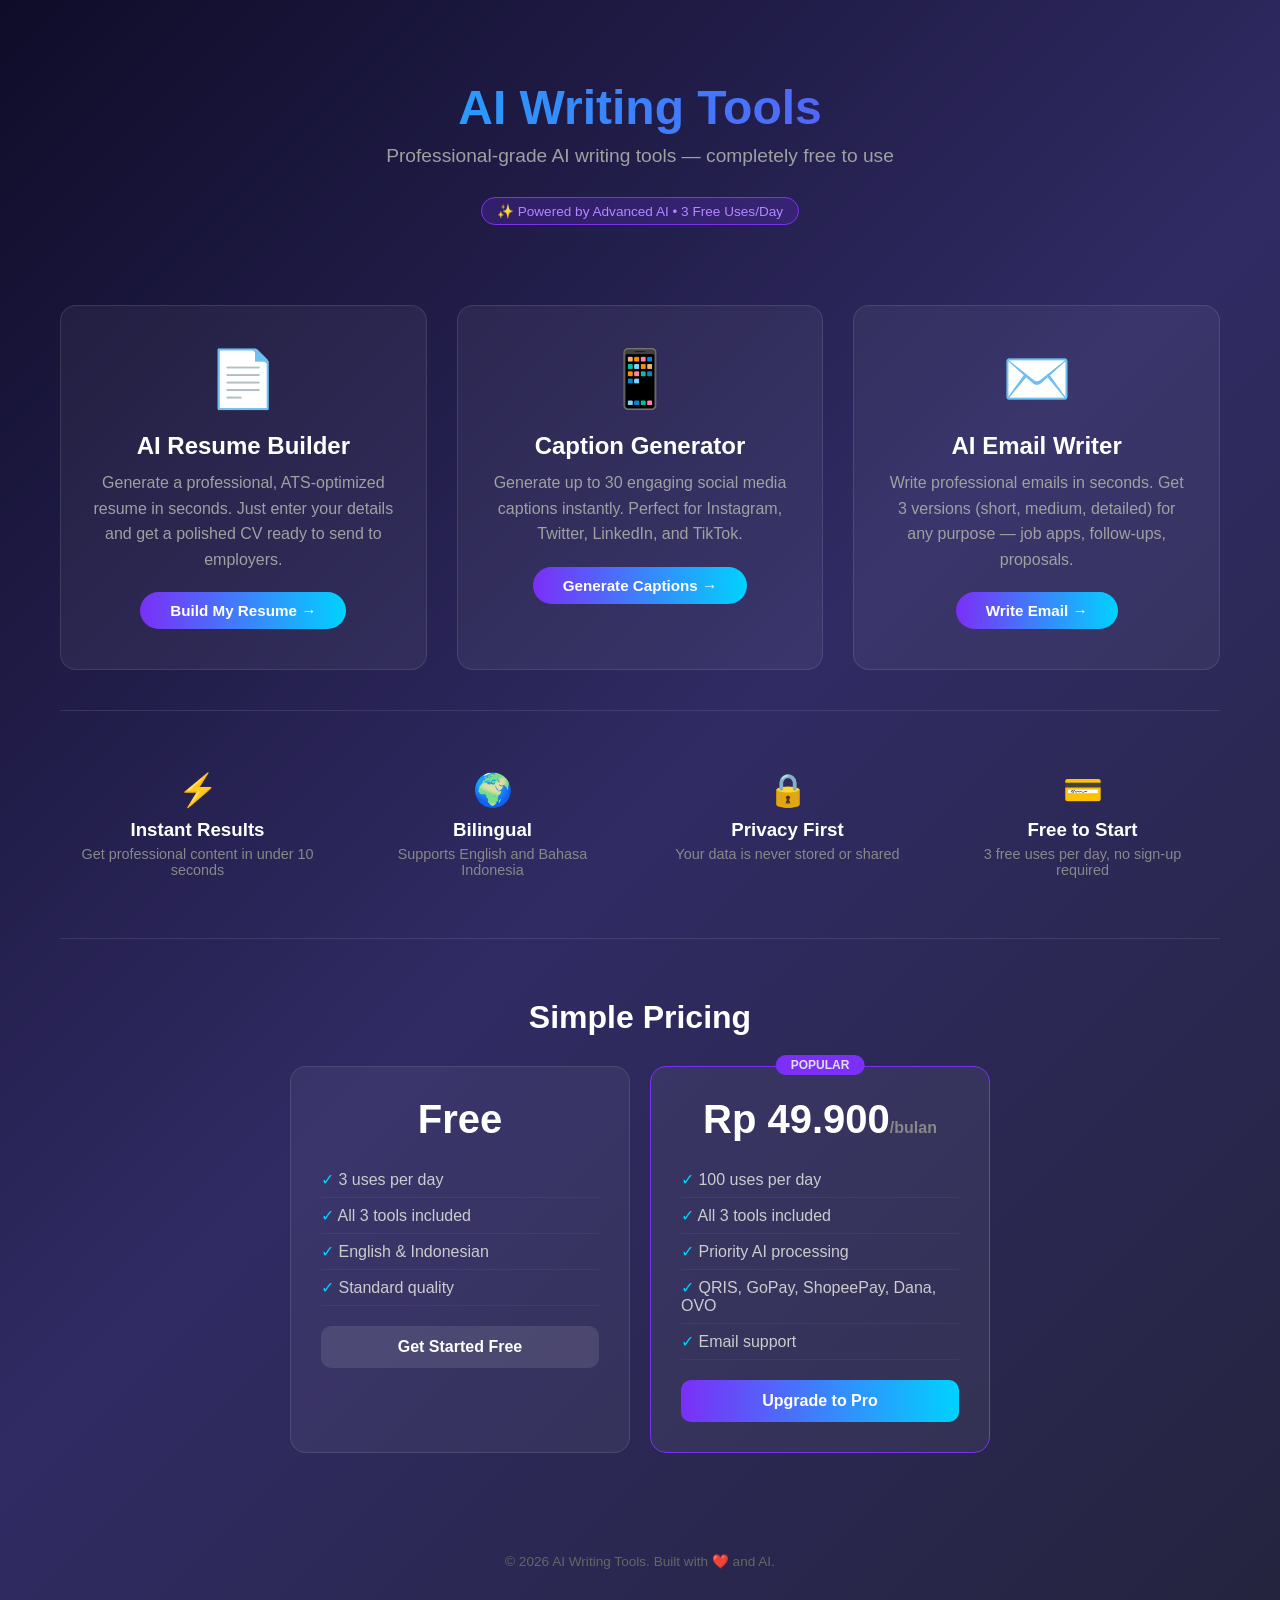
<file: saas_app/templates/index.html>
<!doctype html>
<html lang="en">
  <head>
    <meta charset="UTF-8" />
    <meta name="viewport" content="width=device-width, initial-scale=1.0" />
    <title>AI Writing Tools - Free AI Resume, Caption & Email Generator</title>
    <meta name="description" content="Free AI-powered writing tools: Resume Builder, Social Media Caption Generator, and Email Writer. Powered by advanced AI." />
    <style>
      * {
        margin: 0;
        padding: 0;
        box-sizing: border-box;
      }
      body {
        font-family: -apple-system, BlinkMacSystemFont, "Segoe UI", Roboto, sans-serif;
        background: linear-gradient(135deg, #0f0c29, #302b63, #24243e);
        color: #e0e0e0;
        min-height: 100vh;
      }
      .container {
        max-width: 1200px;
        margin: 0 auto;
        padding: 20px;
      }

      /* Header */
      header {
        text-align: center;
        padding: 60px 20px 40px;
      }
      h1 {
        font-size: 3rem;
        background: linear-gradient(90deg, #00d2ff, #7b2ff7);
        -webkit-background-clip: text;
        -webkit-text-fill-color: transparent;
        margin-bottom: 10px;
      }
      .subtitle {
        font-size: 1.2rem;
        color: #a0a0a0;
        margin-bottom: 30px;
      }
      .badge {
        display: inline-block;
        background: rgba(123, 47, 247, 0.2);
        border: 1px solid #7b2ff7;
        padding: 5px 15px;
        border-radius: 20px;
        font-size: 0.85rem;
        color: #b388ff;
      }

      /* Tool Cards */
      .tools-grid {
        display: grid;
        grid-template-columns: repeat(auto-fit, minmax(340px, 1fr));
        gap: 30px;
        padding: 40px 0;
      }
      .tool-card {
        background: rgba(255, 255, 255, 0.05);
        border: 1px solid rgba(255, 255, 255, 0.1);
        border-radius: 16px;
        padding: 40px 30px;
        text-align: center;
        transition: all 0.3s ease;
        cursor: pointer;
        text-decoration: none;
        color: inherit;
        display: block;
      }
      .tool-card:hover {
        transform: translateY(-5px);
        border-color: #7b2ff7;
        box-shadow: 0 20px 40px rgba(123, 47, 247, 0.2);
      }
      .tool-icon {
        font-size: 3.5rem;
        margin-bottom: 20px;
      }
      .tool-card h2 {
        font-size: 1.5rem;
        margin-bottom: 10px;
        color: #fff;
      }
      .tool-card p {
        color: #a0a0a0;
        line-height: 1.6;
        margin-bottom: 20px;
      }
      .tool-cta {
        display: inline-block;
        background: linear-gradient(90deg, #7b2ff7, #00d2ff);
        padding: 10px 30px;
        border-radius: 25px;
        color: white;
        font-weight: 600;
        font-size: 0.95rem;
      }

      /* Features */
      .features {
        display: grid;
        grid-template-columns: repeat(auto-fit, minmax(250px, 1fr));
        gap: 20px;
        padding: 40px 0;
        border-top: 1px solid rgba(255, 255, 255, 0.1);
      }
      .feature {
        text-align: center;
        padding: 20px;
      }
      .feature-icon {
        font-size: 2rem;
        margin-bottom: 10px;
      }
      .feature h3 {
        margin-bottom: 5px;
        color: #fff;
      }
      .feature p {
        color: #888;
        font-size: 0.9rem;
      }

      /* Pricing */
      .pricing {
        text-align: center;
        padding: 60px 20px;
        border-top: 1px solid rgba(255, 255, 255, 0.1);
      }
      .pricing h2 {
        font-size: 2rem;
        margin-bottom: 30px;
        color: #fff;
      }
      .pricing-cards {
        display: grid;
        grid-template-columns: repeat(auto-fit, minmax(280px, 1fr));
        gap: 20px;
        max-width: 700px;
        margin: 0 auto;
      }
      .price-card {
        background: rgba(255, 255, 255, 0.05);
        border: 1px solid rgba(255, 255, 255, 0.1);
        border-radius: 16px;
        padding: 30px;
      }
      .price-card.pro {
        border-color: #7b2ff7;
        position: relative;
      }
      .price-card.pro::before {
        content: "POPULAR";
        position: absolute;
        top: -12px;
        left: 50%;
        transform: translateX(-50%);
        background: #7b2ff7;
        padding: 3px 15px;
        border-radius: 10px;
        font-size: 0.75rem;
        font-weight: bold;
      }
      .price {
        font-size: 2.5rem;
        font-weight: bold;
        color: #fff;
      }
      .price span {
        font-size: 1rem;
        color: #888;
      }
      .price-features {
        list-style: none;
        margin: 20px 0;
        text-align: left;
      }
      .price-features li {
        padding: 8px 0;
        color: #ccc;
        border-bottom: 1px solid rgba(255, 255, 255, 0.05);
      }
      .price-features li::before {
        content: "✓ ";
        color: #00d2ff;
      }
      .price-btn {
        display: block;
        width: 100%;
        padding: 12px;
        border: none;
        border-radius: 10px;
        font-size: 1rem;
        font-weight: 600;
        cursor: pointer;
        text-decoration: none;
        text-align: center;
      }
      .price-btn.free {
        background: rgba(255, 255, 255, 0.1);
        color: #fff;
      }
      .price-btn.paid {
        background: linear-gradient(90deg, #7b2ff7, #00d2ff);
        color: #fff;
      }

      /* Footer */
      footer {
        text-align: center;
        padding: 40px;
        color: #666;
        font-size: 0.85rem;
      }

      @media (max-width: 768px) {
        h1 {
          font-size: 2rem;
        }
        .tools-grid {
          grid-template-columns: 1fr;
        }
      }
    </style>
  </head>
  <body>
    <div class="container">
      <header>
        <h1>AI Writing Tools</h1>
        <p class="subtitle">Professional-grade AI writing tools — completely free to use</p>
        <span class="badge">✨ Powered by Advanced AI • 3 Free Uses/Day</span>
      </header>

      <div class="tools-grid">
        <a href="/resume" class="tool-card">
          <div class="tool-icon">📄</div>
          <h2>AI Resume Builder</h2>
          <p>Generate a professional, ATS-optimized resume in seconds. Just enter your details and get a polished CV ready to send to employers.</p>
          <span class="tool-cta">Build My Resume →</span>
        </a>

        <a href="/captions" class="tool-card">
          <div class="tool-icon">📱</div>
          <h2>Caption Generator</h2>
          <p>Generate up to 30 engaging social media captions instantly. Perfect for Instagram, Twitter, LinkedIn, and TikTok.</p>
          <span class="tool-cta">Generate Captions →</span>
        </a>

        <a href="/email" class="tool-card">
          <div class="tool-icon">✉️</div>
          <h2>AI Email Writer</h2>
          <p>Write professional emails in seconds. Get 3 versions (short, medium, detailed) for any purpose — job apps, follow-ups, proposals.</p>
          <span class="tool-cta">Write Email →</span>
        </a>
      </div>

      <div class="features">
        <div class="feature">
          <div class="feature-icon">⚡</div>
          <h3>Instant Results</h3>
          <p>Get professional content in under 10 seconds</p>
        </div>
        <div class="feature">
          <div class="feature-icon">🌍</div>
          <h3>Bilingual</h3>
          <p>Supports English and Bahasa Indonesia</p>
        </div>
        <div class="feature">
          <div class="feature-icon">🔒</div>
          <h3>Privacy First</h3>
          <p>Your data is never stored or shared</p>
        </div>
        <div class="feature">
          <div class="feature-icon">💳</div>
          <h3>Free to Start</h3>
          <p>3 free uses per day, no sign-up required</p>
        </div>
      </div>

      <div class="pricing">
        <h2>Simple Pricing</h2>
        <div class="pricing-cards">
          <div class="price-card">
            <div class="price">Free</div>
            <ul class="price-features">
              <li>3 uses per day</li>
              <li>All 3 tools included</li>
              <li>English & Indonesian</li>
              <li>Standard quality</li>
            </ul>
            <a href="#tools" class="price-btn free">Get Started Free</a>
          </div>
          <div class="price-card pro">
            <div class="price">Rp 49.900<span>/bulan</span></div>
            <ul class="price-features">
              <li>100 uses per day</li>
              <li>All 3 tools included</li>
              <li>Priority AI processing</li>
              <li>QRIS, GoPay, ShopeePay, Dana, OVO</li>
              <li>Email support</li>
            </ul>
            <a href="/pricing" class="price-btn paid">Upgrade to Pro</a>
          </div>
        </div>
      </div>

      <footer>
        <p>© 2026 AI Writing Tools. Built with ❤️ and AI.</p>
      </footer>
    </div>
  </body>
</html>
</file>
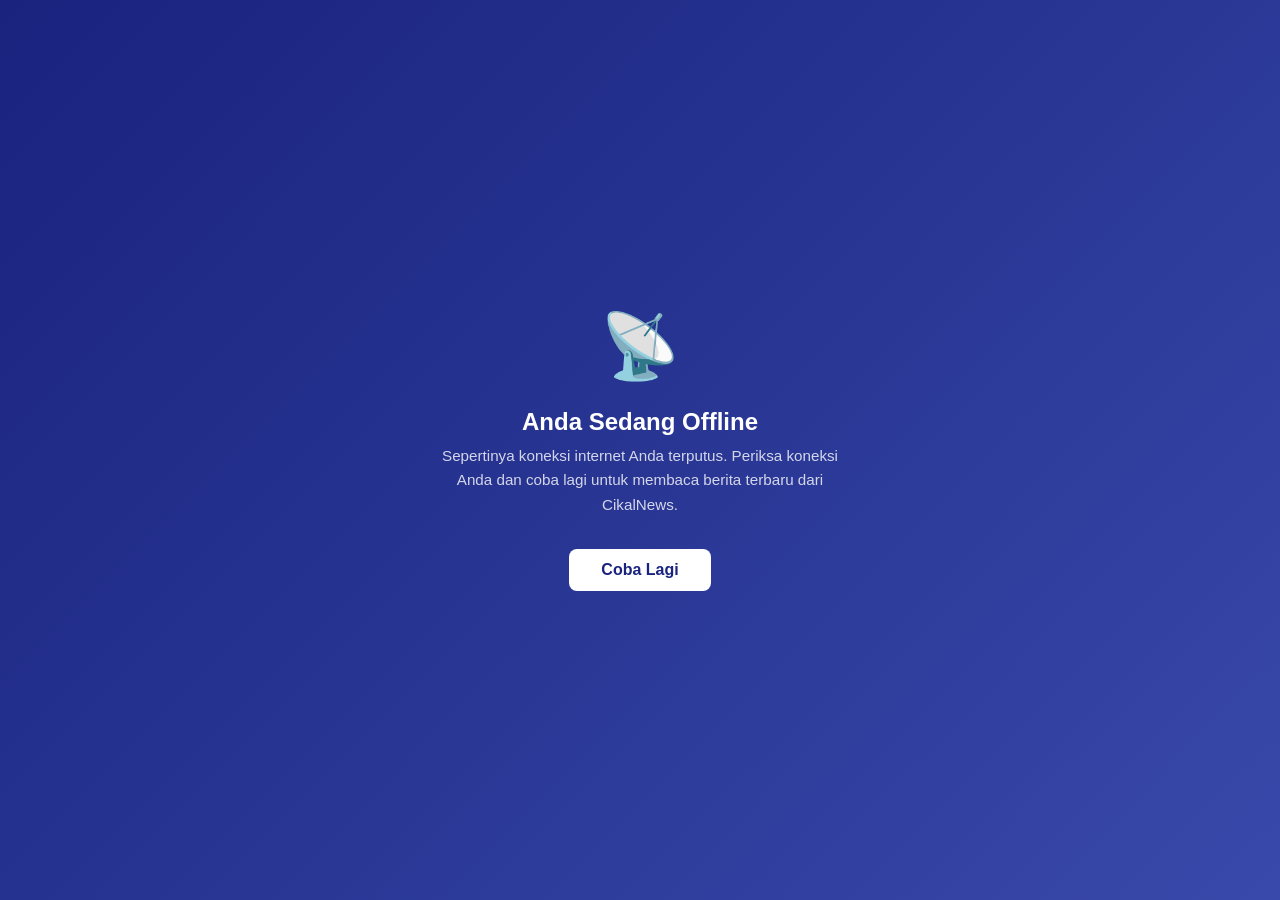
<file: news_app/static/offline.html>
<!doctype html>
<html lang="id">
  <head>
    <meta charset="UTF-8" />
    <meta name="viewport" content="width=device-width, initial-scale=1.0" />
    <title>Offline — CikalNews</title>
    <style>
      * {
        margin: 0;
        padding: 0;
        box-sizing: border-box;
      }
      body {
        font-family:
          "Inter",
          -apple-system,
          sans-serif;
        background: linear-gradient(135deg, #1a237e 0%, #283593 50%, #3949ab 100%);
        min-height: 100vh;
        display: flex;
        align-items: center;
        justify-content: center;
        color: white;
        text-align: center;
        padding: 2rem;
      }
      .container {
        max-width: 400px;
      }
      .icon {
        font-size: 4rem;
        margin-bottom: 1.5rem;
      }
      h1 {
        font-size: 1.5rem;
        font-weight: 700;
        margin-bottom: 0.5rem;
      }
      p {
        font-size: 0.95rem;
        opacity: 0.8;
        line-height: 1.6;
        margin-bottom: 2rem;
      }
      .btn {
        display: inline-block;
        padding: 0.75rem 2rem;
        background: white;
        color: #1a237e;
        border-radius: 0.5rem;
        font-weight: 600;
        text-decoration: none;
        transition:
          transform 0.2s,
          box-shadow 0.2s;
      }
      .btn:hover {
        transform: translateY(-2px);
        box-shadow: 0 8px 25px rgba(0, 0, 0, 0.3);
      }
    </style>
  </head>
  <body>
    <div class="container">
      <div class="icon">📡</div>
      <h1>Anda Sedang Offline</h1>
      <p>Sepertinya koneksi internet Anda terputus. Periksa koneksi Anda dan coba lagi untuk membaca berita terbaru dari CikalNews.</p>
      <a
        href="/"
        class="btn"
        onclick="
          location.reload();
          return false;
        "
        >Coba Lagi</a
      >
    </div>
  </body>
</html>
</file>
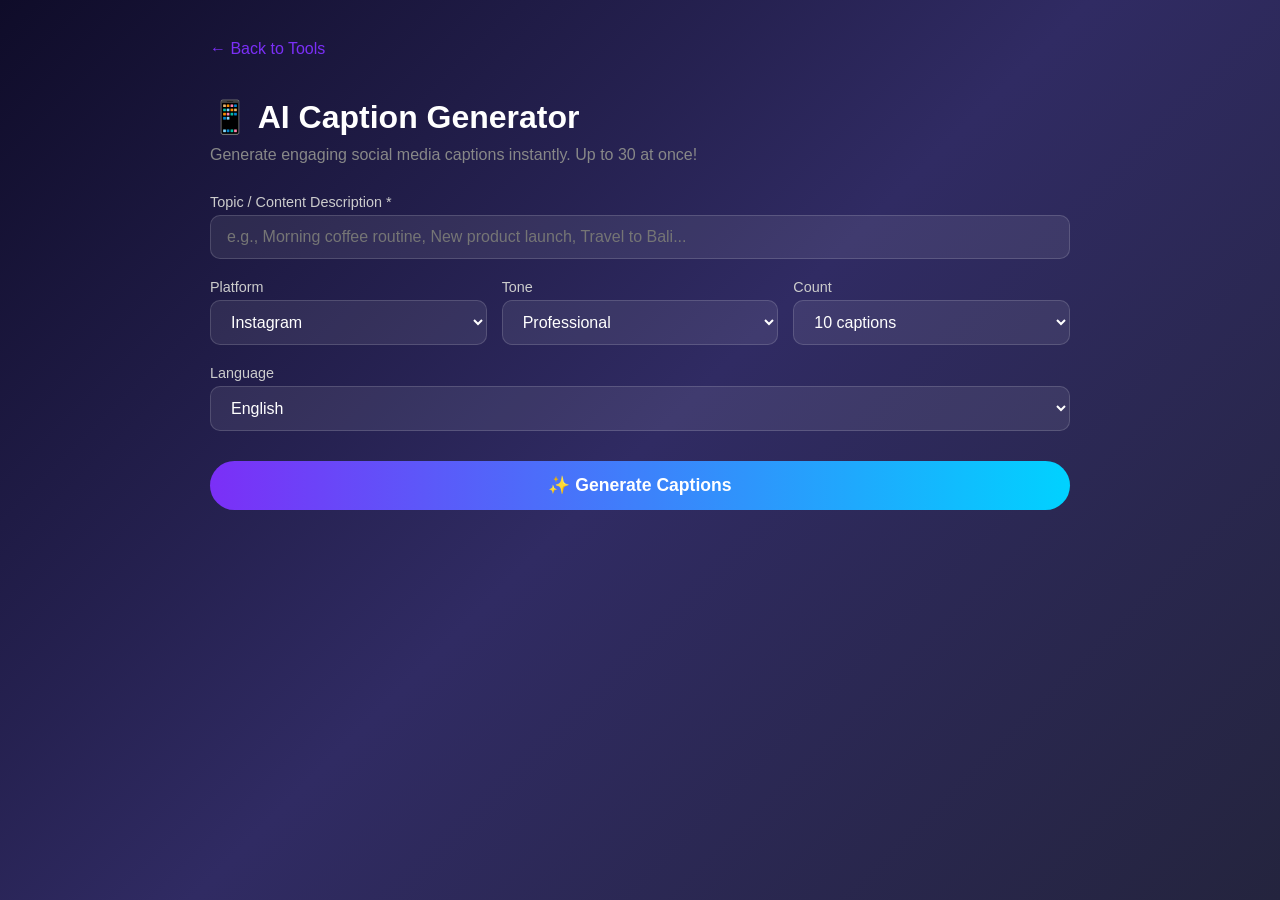
<file: saas_app/templates/captions.html>
<!doctype html>
<html lang="en">
  <head>
    <meta charset="UTF-8" />
    <meta name="viewport" content="width=device-width, initial-scale=1.0" />
    <title>AI Caption Generator - Free Social Media Captions</title>
    <style>
      * {
        margin: 0;
        padding: 0;
        box-sizing: border-box;
      }
      body {
        font-family: -apple-system, BlinkMacSystemFont, "Segoe UI", Roboto, sans-serif;
        background: linear-gradient(135deg, #0f0c29, #302b63, #24243e);
        color: #e0e0e0;
        min-height: 100vh;
      }
      .container {
        max-width: 900px;
        margin: 0 auto;
        padding: 20px;
      }
      nav {
        padding: 20px 0;
      }
      nav a {
        color: #7b2ff7;
        text-decoration: none;
      }
      h1 {
        font-size: 2rem;
        margin: 20px 0 10px;
        color: #fff;
      }
      .desc {
        color: #888;
        margin-bottom: 30px;
      }
      .form-group {
        margin-bottom: 20px;
      }
      label {
        display: block;
        margin-bottom: 5px;
        color: #ccc;
        font-size: 0.9rem;
      }
      input,
      select {
        width: 100%;
        padding: 12px 16px;
        background: rgba(255, 255, 255, 0.08);
        border: 1px solid rgba(255, 255, 255, 0.15);
        border-radius: 10px;
        color: #fff;
        font-size: 1rem;
      }
      input:focus,
      select:focus {
        outline: none;
        border-color: #7b2ff7;
      }
      select option {
        background: #1a1a2e;
      }
      .row {
        display: grid;
        grid-template-columns: 1fr 1fr 1fr;
        gap: 15px;
      }
      .btn {
        display: inline-block;
        background: linear-gradient(90deg, #7b2ff7, #00d2ff);
        padding: 14px 40px;
        border: none;
        border-radius: 25px;
        color: white;
        font-size: 1.1rem;
        font-weight: 600;
        cursor: pointer;
        width: 100%;
        margin-top: 10px;
      }
      .btn:disabled {
        opacity: 0.5;
        cursor: not-allowed;
      }
      .captions-list {
        margin-top: 30px;
        display: none;
      }
      .caption-card {
        background: rgba(255, 255, 255, 0.05);
        border: 1px solid rgba(255, 255, 255, 0.1);
        border-radius: 12px;
        padding: 20px;
        margin-bottom: 15px;
        position: relative;
      }
      .caption-card p {
        line-height: 1.6;
        margin-bottom: 10px;
      }
      .hashtags {
        color: #7b2ff7;
        font-size: 0.85rem;
      }
      .caption-copy {
        position: absolute;
        top: 15px;
        right: 15px;
        background: rgba(123, 47, 247, 0.3);
        border: none;
        padding: 5px 12px;
        border-radius: 6px;
        color: #b388ff;
        cursor: pointer;
        font-size: 0.8rem;
      }
      .loading {
        text-align: center;
        padding: 40px;
        display: none;
      }
      .spinner {
        width: 40px;
        height: 40px;
        border: 3px solid rgba(255, 255, 255, 0.1);
        border-top-color: #7b2ff7;
        border-radius: 50%;
        animation: spin 0.8s linear infinite;
        margin: 0 auto 15px;
      }
      @keyframes spin {
        to {
          transform: rotate(360deg);
        }
      }
      .error {
        color: #ff6b6b;
        margin-top: 10px;
        display: none;
      }
      @media (max-width: 768px) {
        .row {
          grid-template-columns: 1fr;
        }
      }
    </style>
  </head>
  <body>
    <div class="container">
      <nav><a href="/">← Back to Tools</a></nav>
      <h1>📱 AI Caption Generator</h1>
      <p class="desc">Generate engaging social media captions instantly. Up to 30 at once!</p>

      <form id="captionForm">
        <div class="form-group">
          <label>Topic / Content Description *</label>
          <input type="text" id="topic" required placeholder="e.g., Morning coffee routine, New product launch, Travel to Bali..." />
        </div>

        <div class="row">
          <div class="form-group">
            <label>Platform</label>
            <select id="platform">
              <option value="instagram">Instagram</option>
              <option value="twitter">Twitter/X</option>
              <option value="linkedin">LinkedIn</option>
              <option value="tiktok">TikTok</option>
            </select>
          </div>
          <div class="form-group">
            <label>Tone</label>
            <select id="tone">
              <option value="professional">Professional</option>
              <option value="casual">Casual</option>
              <option value="funny">Funny</option>
              <option value="motivational">Motivational</option>
              <option value="informative">Informative</option>
            </select>
          </div>
          <div class="form-group">
            <label>Count</label>
            <select id="count">
              <option value="5">5 captions</option>
              <option value="10" selected>10 captions</option>
              <option value="20">20 captions</option>
              <option value="30">30 captions</option>
            </select>
          </div>
        </div>

        <div class="form-group">
          <label>Language</label>
          <select id="language">
            <option value="en">English</option>
            <option value="id">Bahasa Indonesia</option>
          </select>
        </div>

        <button type="submit" class="btn" id="submitBtn">✨ Generate Captions</button>
        <p class="error" id="error"></p>
      </form>

      <div class="loading" id="loading">
        <div class="spinner"></div>
        <p>AI is generating your captions...</p>
      </div>

      <div class="captions-list" id="captionsList"></div>
    </div>

    <script>
      document.getElementById("captionForm").addEventListener("submit", async (e) => {
        e.preventDefault();
        const btn = document.getElementById("submitBtn");
        const loading = document.getElementById("loading");
        const list = document.getElementById("captionsList");
        const error = document.getElementById("error");

        btn.disabled = true;
        loading.style.display = "block";
        list.style.display = "none";
        error.style.display = "none";

        try {
          const resp = await fetch("/api/captions", {
            method: "POST",
            headers: { "Content-Type": "application/json" },
            body: JSON.stringify({
              topic: document.getElementById("topic").value,
              platform: document.getElementById("platform").value,
              tone: document.getElementById("tone").value,
              count: parseInt(document.getElementById("count").value),
              language: document.getElementById("language").value,
            }),
          });

          if (resp.status === 429) throw new Error("Daily limit reached! Upgrade to Pro.");
          if (!resp.ok) throw new Error("Generation failed. Please try again.");

          const json = await resp.json();
          const captions = json.data;

          list.innerHTML = `<h2 style="color:#fff;margin-bottom:20px;">Generated ${captions.length} Captions</h2>`;
          captions.forEach((item, i) => {
            const caption = item.caption || item;
            const hashtags = item.hashtags ? item.hashtags.join(" ") : "";
            list.innerHTML += `
                        <div class="caption-card">
                            <button class="caption-copy" onclick="copyCaption(this, ${i})">Copy</button>
                            <p id="caption-${i}">${caption}</p>
                            ${hashtags ? `<div class="hashtags">${hashtags}</div>` : ""}
                        </div>
                    `;
          });
          list.style.display = "block";
        } catch (err) {
          error.textContent = err.message;
          error.style.display = "block";
        } finally {
          btn.disabled = false;
          loading.style.display = "none";
        }
      });

      function copyCaption(btn, i) {
        const text = document.getElementById(`caption-${i}`).textContent;
        navigator.clipboard.writeText(text).then(() => {
          btn.textContent = "✅";
          setTimeout(() => (btn.textContent = "Copy"), 1500);
        });
      }
    </script>
  </body>
</html>
</file>
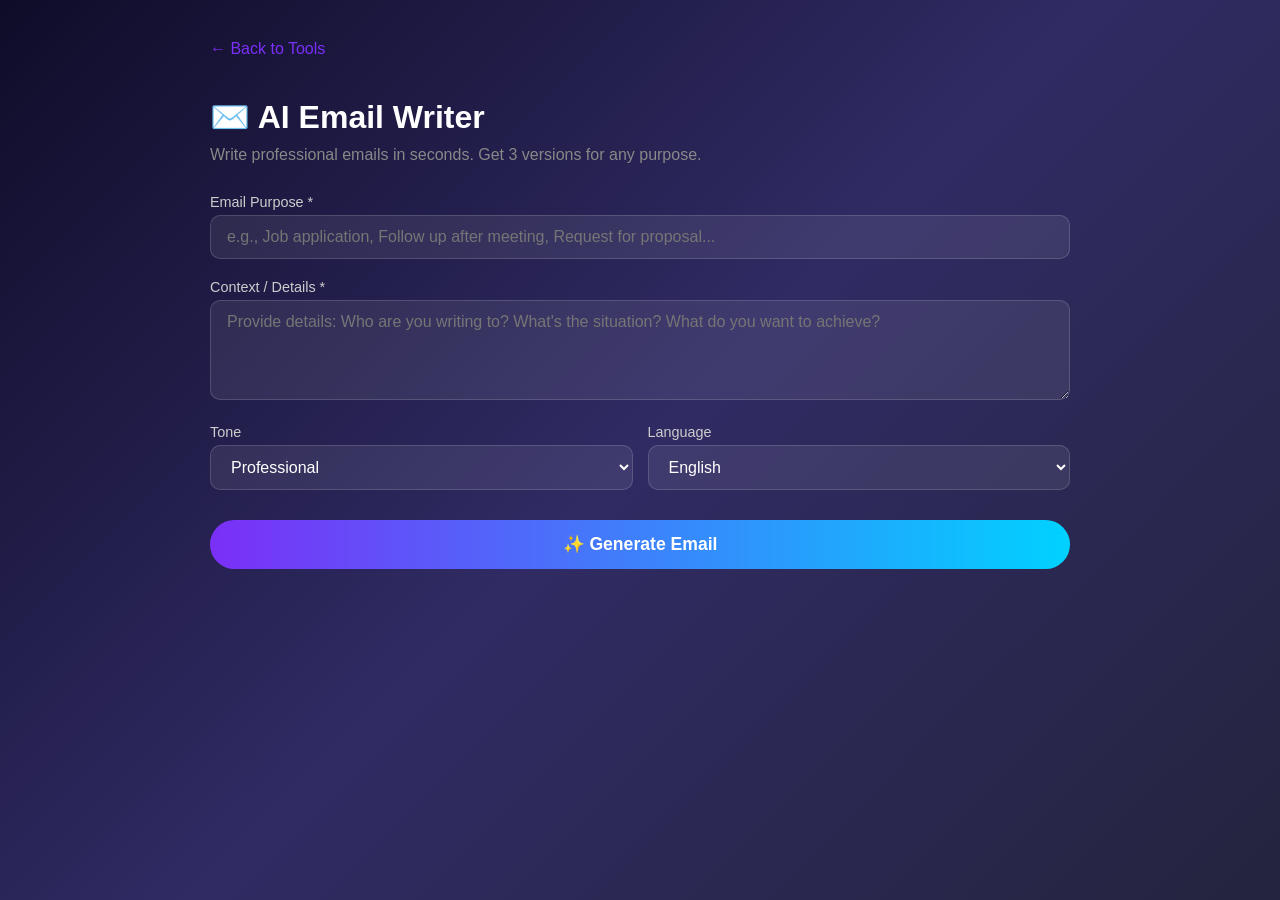
<file: saas_app/templates/email.html>
<!doctype html>
<html lang="en">
  <head>
    <meta charset="UTF-8" />
    <meta name="viewport" content="width=device-width, initial-scale=1.0" />
    <title>AI Email Writer - Free Professional Email Generator</title>
    <style>
      * {
        margin: 0;
        padding: 0;
        box-sizing: border-box;
      }
      body {
        font-family: -apple-system, BlinkMacSystemFont, "Segoe UI", Roboto, sans-serif;
        background: linear-gradient(135deg, #0f0c29, #302b63, #24243e);
        color: #e0e0e0;
        min-height: 100vh;
      }
      .container {
        max-width: 900px;
        margin: 0 auto;
        padding: 20px;
      }
      nav {
        padding: 20px 0;
      }
      nav a {
        color: #7b2ff7;
        text-decoration: none;
      }
      h1 {
        font-size: 2rem;
        margin: 20px 0 10px;
        color: #fff;
      }
      .desc {
        color: #888;
        margin-bottom: 30px;
      }
      .form-group {
        margin-bottom: 20px;
      }
      label {
        display: block;
        margin-bottom: 5px;
        color: #ccc;
        font-size: 0.9rem;
      }
      input,
      textarea,
      select {
        width: 100%;
        padding: 12px 16px;
        background: rgba(255, 255, 255, 0.08);
        border: 1px solid rgba(255, 255, 255, 0.15);
        border-radius: 10px;
        color: #fff;
        font-size: 1rem;
        font-family: inherit;
      }
      input:focus,
      textarea:focus,
      select:focus {
        outline: none;
        border-color: #7b2ff7;
      }
      textarea {
        resize: vertical;
        min-height: 100px;
      }
      select option {
        background: #1a1a2e;
      }
      .row {
        display: grid;
        grid-template-columns: 1fr 1fr;
        gap: 15px;
      }
      .btn {
        background: linear-gradient(90deg, #7b2ff7, #00d2ff);
        padding: 14px 40px;
        border: none;
        border-radius: 25px;
        color: white;
        font-size: 1.1rem;
        font-weight: 600;
        cursor: pointer;
        width: 100%;
        margin-top: 10px;
      }
      .btn:disabled {
        opacity: 0.5;
        cursor: not-allowed;
      }
      .results {
        margin-top: 30px;
        display: none;
      }
      .subject-line {
        background: rgba(0, 210, 255, 0.1);
        border: 1px solid rgba(0, 210, 255, 0.3);
        border-radius: 10px;
        padding: 15px;
        margin-bottom: 20px;
      }
      .subject-line h3 {
        color: #00d2ff;
        font-size: 0.85rem;
        margin-bottom: 5px;
      }
      .version-tabs {
        display: flex;
        gap: 10px;
        margin-bottom: 15px;
      }
      .tab {
        padding: 8px 20px;
        border-radius: 8px;
        background: rgba(255, 255, 255, 0.08);
        border: 1px solid rgba(255, 255, 255, 0.1);
        cursor: pointer;
        color: #ccc;
        font-size: 0.9rem;
      }
      .tab.active {
        background: rgba(123, 47, 247, 0.3);
        border-color: #7b2ff7;
        color: #fff;
      }
      .email-content {
        background: rgba(255, 255, 255, 0.05);
        border: 1px solid rgba(255, 255, 255, 0.1);
        border-radius: 12px;
        padding: 25px;
        white-space: pre-wrap;
        line-height: 1.7;
      }
      .tips {
        margin-top: 20px;
        padding: 15px;
        background: rgba(255, 215, 0, 0.05);
        border: 1px solid rgba(255, 215, 0, 0.2);
        border-radius: 10px;
      }
      .tips h3 {
        color: #ffd700;
        font-size: 0.9rem;
        margin-bottom: 10px;
      }
      .tips li {
        margin: 5px 0;
        color: #ccc;
        font-size: 0.85rem;
      }
      .copy-btn {
        background: rgba(123, 47, 247, 0.3);
        border: 1px solid #7b2ff7;
        padding: 8px 20px;
        border-radius: 8px;
        color: #b388ff;
        cursor: pointer;
        margin-top: 15px;
      }
      .loading {
        text-align: center;
        padding: 40px;
        display: none;
      }
      .spinner {
        width: 40px;
        height: 40px;
        border: 3px solid rgba(255, 255, 255, 0.1);
        border-top-color: #7b2ff7;
        border-radius: 50%;
        animation: spin 0.8s linear infinite;
        margin: 0 auto 15px;
      }
      @keyframes spin {
        to {
          transform: rotate(360deg);
        }
      }
      .error {
        color: #ff6b6b;
        margin-top: 10px;
        display: none;
      }
      @media (max-width: 768px) {
        .row {
          grid-template-columns: 1fr;
        }
      }
    </style>
  </head>
  <body>
    <div class="container">
      <nav><a href="/">← Back to Tools</a></nav>
      <h1>✉️ AI Email Writer</h1>
      <p class="desc">Write professional emails in seconds. Get 3 versions for any purpose.</p>

      <form id="emailForm">
        <div class="form-group">
          <label>Email Purpose *</label>
          <input type="text" id="purpose" required placeholder="e.g., Job application, Follow up after meeting, Request for proposal..." />
        </div>

        <div class="form-group">
          <label>Context / Details *</label>
          <textarea id="context" required placeholder="Provide details: Who are you writing to? What's the situation? What do you want to achieve?"></textarea>
        </div>

        <div class="row">
          <div class="form-group">
            <label>Tone</label>
            <select id="tone">
              <option value="professional">Professional</option>
              <option value="friendly">Friendly</option>
              <option value="formal">Formal</option>
              <option value="persuasive">Persuasive</option>
              <option value="apologetic">Apologetic</option>
            </select>
          </div>
          <div class="form-group">
            <label>Language</label>
            <select id="language">
              <option value="en">English</option>
              <option value="id">Bahasa Indonesia</option>
            </select>
          </div>
        </div>

        <button type="submit" class="btn" id="submitBtn">✨ Generate Email</button>
        <p class="error" id="error"></p>
      </form>

      <div class="loading" id="loading">
        <div class="spinner"></div>
        <p>AI is writing your emails...</p>
      </div>

      <div class="results" id="results">
        <div class="subject-line">
          <h3>SUGGESTED SUBJECT LINE</h3>
          <p id="subjectLine"></p>
        </div>

        <div class="version-tabs" id="tabs"></div>
        <div class="email-content" id="emailContent"></div>
        <button class="copy-btn" onclick="copyEmail()">📋 Copy Email</button>

        <div class="tips" id="tips"></div>
      </div>
    </div>

    <script>
      let emailData = null;
      let currentVersion = 0;

      document.getElementById("emailForm").addEventListener("submit", async (e) => {
        e.preventDefault();
        const btn = document.getElementById("submitBtn");
        const loading = document.getElementById("loading");
        const results = document.getElementById("results");
        const error = document.getElementById("error");

        btn.disabled = true;
        loading.style.display = "block";
        results.style.display = "none";
        error.style.display = "none";

        try {
          const resp = await fetch("/api/email", {
            method: "POST",
            headers: { "Content-Type": "application/json" },
            body: JSON.stringify({
              purpose: document.getElementById("purpose").value,
              context: document.getElementById("context").value,
              tone: document.getElementById("tone").value,
              language: document.getElementById("language").value,
            }),
          });

          if (resp.status === 429) throw new Error("Daily limit reached! Upgrade to Pro.");
          if (!resp.ok) throw new Error("Generation failed. Please try again.");

          const json = await resp.json();
          emailData = json.data;

          // Subject line
          document.getElementById("subjectLine").textContent = emailData.subject || "";

          // Version tabs
          const tabs = document.getElementById("tabs");
          tabs.innerHTML = "";
          (emailData.versions || []).forEach((v, i) => {
            const tab = document.createElement("div");
            tab.className = `tab${i === 0 ? " active" : ""}`;
            tab.textContent = `${v.length || ["Short", "Medium", "Detailed"][i]} (${v.word_count || "?"} words)`;
            tab.onclick = () => showVersion(i);
            tabs.appendChild(tab);
          });

          // Show first version
          showVersion(0);

          // Tips
          if (emailData.tips && emailData.tips.length) {
            const tipsDiv = document.getElementById("tips");
            tipsDiv.innerHTML = "<h3>💡 Tips</h3><ul>" + emailData.tips.map((t) => `<li>${t}</li>`).join("") + "</ul>";
          }

          results.style.display = "block";
        } catch (err) {
          error.textContent = err.message;
          error.style.display = "block";
        } finally {
          btn.disabled = false;
          loading.style.display = "none";
        }
      });

      function showVersion(index) {
        currentVersion = index;
        const versions = emailData.versions || [];
        if (versions[index]) {
          document.getElementById("emailContent").textContent = versions[index].body;
        }
        document.querySelectorAll(".tab").forEach((t, i) => {
          t.className = `tab${i === index ? " active" : ""}`;
        });
      }

      function copyEmail() {
        const text = document.getElementById("emailContent").textContent;
        const subject = document.getElementById("subjectLine").textContent;
        navigator.clipboard.writeText(`Subject: ${subject}\n\n${text}`).then(() => {
          const btn = document.querySelector(".copy-btn");
          btn.textContent = "✅ Copied!";
          setTimeout(() => (btn.textContent = "📋 Copy Email"), 2000);
        });
      }
    </script>
  </body>
</html>
</file>
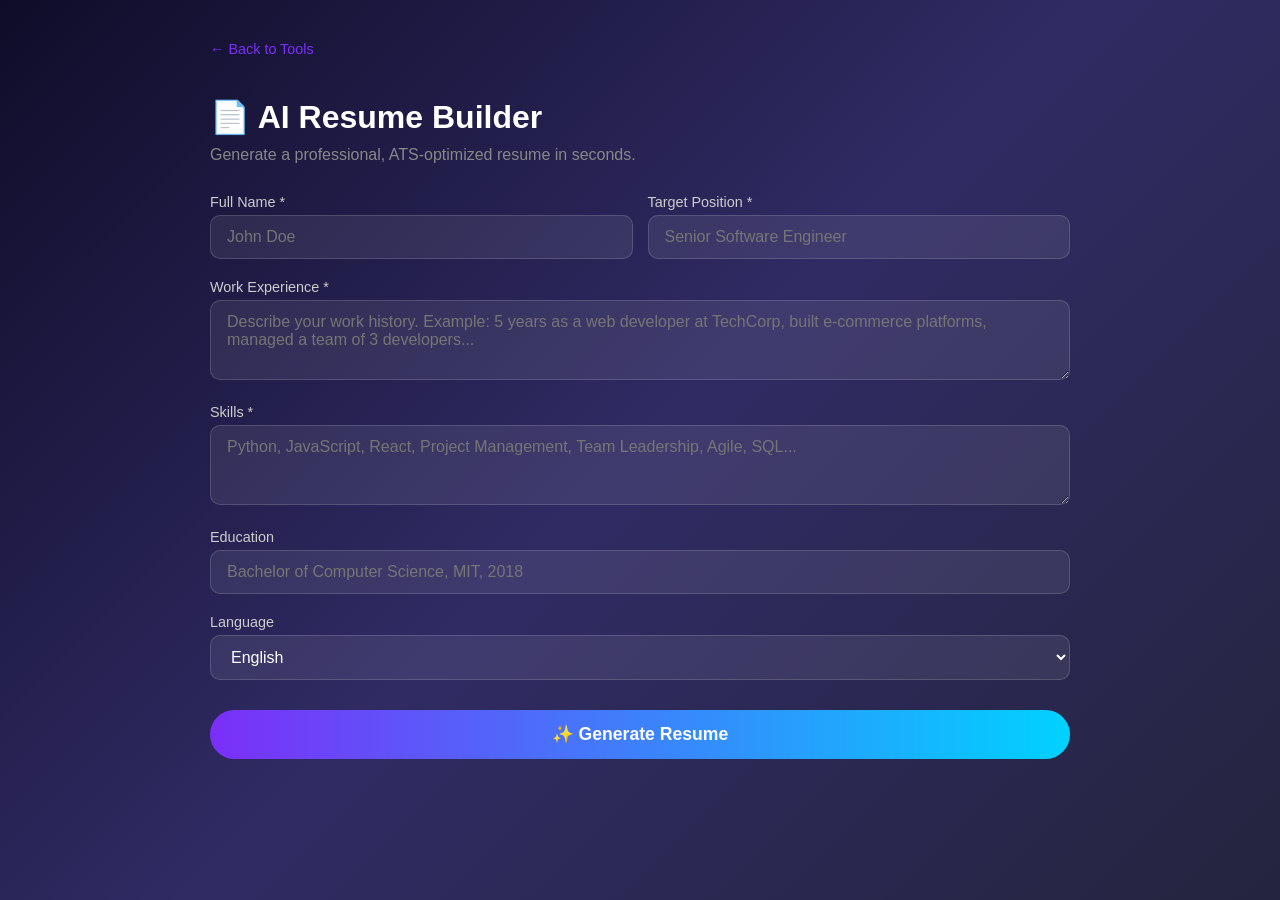
<file: saas_app/templates/resume.html>
<!doctype html>
<html lang="en">
  <head>
    <meta charset="UTF-8" />
    <meta name="viewport" content="width=device-width, initial-scale=1.0" />
    <title>AI Resume Builder - Free Professional CV Generator</title>
    <style>
      * {
        margin: 0;
        padding: 0;
        box-sizing: border-box;
      }
      body {
        font-family: -apple-system, BlinkMacSystemFont, "Segoe UI", Roboto, sans-serif;
        background: linear-gradient(135deg, #0f0c29, #302b63, #24243e);
        color: #e0e0e0;
        min-height: 100vh;
      }
      .container {
        max-width: 900px;
        margin: 0 auto;
        padding: 20px;
      }
      nav {
        padding: 20px 0;
      }
      nav a {
        color: #7b2ff7;
        text-decoration: none;
        font-size: 0.9rem;
      }
      h1 {
        font-size: 2rem;
        margin: 20px 0 10px;
        color: #fff;
      }
      .desc {
        color: #888;
        margin-bottom: 30px;
      }

      .form-group {
        margin-bottom: 20px;
      }
      label {
        display: block;
        margin-bottom: 5px;
        color: #ccc;
        font-size: 0.9rem;
      }
      input,
      textarea,
      select {
        width: 100%;
        padding: 12px 16px;
        background: rgba(255, 255, 255, 0.08);
        border: 1px solid rgba(255, 255, 255, 0.15);
        border-radius: 10px;
        color: #fff;
        font-size: 1rem;
        font-family: inherit;
      }
      input:focus,
      textarea:focus,
      select:focus {
        outline: none;
        border-color: #7b2ff7;
      }
      textarea {
        resize: vertical;
        min-height: 80px;
      }
      select option {
        background: #1a1a2e;
      }

      .row {
        display: grid;
        grid-template-columns: 1fr 1fr;
        gap: 15px;
      }

      .btn {
        display: inline-block;
        background: linear-gradient(90deg, #7b2ff7, #00d2ff);
        padding: 14px 40px;
        border: none;
        border-radius: 25px;
        color: white;
        font-size: 1.1rem;
        font-weight: 600;
        cursor: pointer;
        width: 100%;
        margin-top: 10px;
        transition: opacity 0.3s;
      }
      .btn:hover {
        opacity: 0.9;
      }
      .btn:disabled {
        opacity: 0.5;
        cursor: not-allowed;
      }

      .result {
        margin-top: 30px;
        background: rgba(255, 255, 255, 0.05);
        border: 1px solid rgba(255, 255, 255, 0.1);
        border-radius: 16px;
        padding: 30px;
        display: none;
      }
      .result h2 {
        color: #00d2ff;
        margin-bottom: 15px;
      }
      .result-content {
        white-space: pre-wrap;
        line-height: 1.6;
      }
      .copy-btn {
        background: rgba(123, 47, 247, 0.3);
        border: 1px solid #7b2ff7;
        padding: 8px 20px;
        border-radius: 8px;
        color: #b388ff;
        cursor: pointer;
        margin-top: 15px;
      }

      .loading {
        text-align: center;
        padding: 40px;
        display: none;
      }
      .spinner {
        width: 40px;
        height: 40px;
        border: 3px solid rgba(255, 255, 255, 0.1);
        border-top-color: #7b2ff7;
        border-radius: 50%;
        animation: spin 0.8s linear infinite;
        margin: 0 auto 15px;
      }
      @keyframes spin {
        to {
          transform: rotate(360deg);
        }
      }

      .error {
        color: #ff6b6b;
        margin-top: 10px;
        display: none;
      }

      @media (max-width: 768px) {
        .row {
          grid-template-columns: 1fr;
        }
      }
    </style>
  </head>
  <body>
    <div class="container">
      <nav><a href="/">← Back to Tools</a></nav>
      <h1>📄 AI Resume Builder</h1>
      <p class="desc">Generate a professional, ATS-optimized resume in seconds.</p>

      <form id="resumeForm">
        <div class="row">
          <div class="form-group">
            <label>Full Name *</label>
            <input type="text" id="name" required placeholder="John Doe" />
          </div>
          <div class="form-group">
            <label>Target Position *</label>
            <input type="text" id="title" required placeholder="Senior Software Engineer" />
          </div>
        </div>

        <div class="form-group">
          <label>Work Experience *</label>
          <textarea id="experience" required placeholder="Describe your work history. Example: 5 years as a web developer at TechCorp, built e-commerce platforms, managed a team of 3 developers..."></textarea>
        </div>

        <div class="form-group">
          <label>Skills *</label>
          <textarea id="skills" required placeholder="Python, JavaScript, React, Project Management, Team Leadership, Agile, SQL..."></textarea>
        </div>

        <div class="form-group">
          <label>Education</label>
          <input type="text" id="education" placeholder="Bachelor of Computer Science, MIT, 2018" />
        </div>

        <div class="form-group">
          <label>Language</label>
          <select id="language">
            <option value="en">English</option>
            <option value="id">Bahasa Indonesia</option>
          </select>
        </div>

        <button type="submit" class="btn" id="submitBtn">✨ Generate Resume</button>
        <p class="error" id="error"></p>
      </form>

      <div class="loading" id="loading">
        <div class="spinner"></div>
        <p>AI is crafting your professional resume...</p>
      </div>

      <div class="result" id="result">
        <h2>Your AI-Generated Resume</h2>
        <div class="result-content" id="resultContent"></div>
        <button class="copy-btn" onclick="copyResult()">📋 Copy to Clipboard</button>
      </div>
    </div>

    <script>
      const form = document.getElementById("resumeForm");
      const loading = document.getElementById("loading");
      const result = document.getElementById("result");
      const error = document.getElementById("error");

      form.addEventListener("submit", async (e) => {
        e.preventDefault();

        const btn = document.getElementById("submitBtn");
        btn.disabled = true;
        loading.style.display = "block";
        result.style.display = "none";
        error.style.display = "none";

        const data = {
          name: document.getElementById("name").value,
          title: document.getElementById("title").value,
          experience: document.getElementById("experience").value,
          skills: document.getElementById("skills").value,
          education: document.getElementById("education").value,
          language: document.getElementById("language").value,
        };

        try {
          const resp = await fetch("/api/resume", {
            method: "POST",
            headers: { "Content-Type": "application/json" },
            body: JSON.stringify(data),
          });

          if (resp.status === 429) {
            throw new Error("Daily limit reached! Upgrade to Pro for unlimited access.");
          }
          if (!resp.ok) throw new Error("Generation failed. Please try again.");

          const json = await resp.json();
          const content = json.data.full_text || JSON.stringify(json.data, null, 2);
          document.getElementById("resultContent").textContent = content;
          result.style.display = "block";
        } catch (err) {
          error.textContent = err.message;
          error.style.display = "block";
        } finally {
          btn.disabled = false;
          loading.style.display = "none";
        }
      });

      function copyResult() {
        const text = document.getElementById("resultContent").textContent;
        navigator.clipboard.writeText(text).then(() => {
          const btn = document.querySelector(".copy-btn");
          btn.textContent = "✅ Copied!";
          setTimeout(() => (btn.textContent = "📋 Copy to Clipboard"), 2000);
        });
      }
    </script>
  </body>
</html>
</file>
